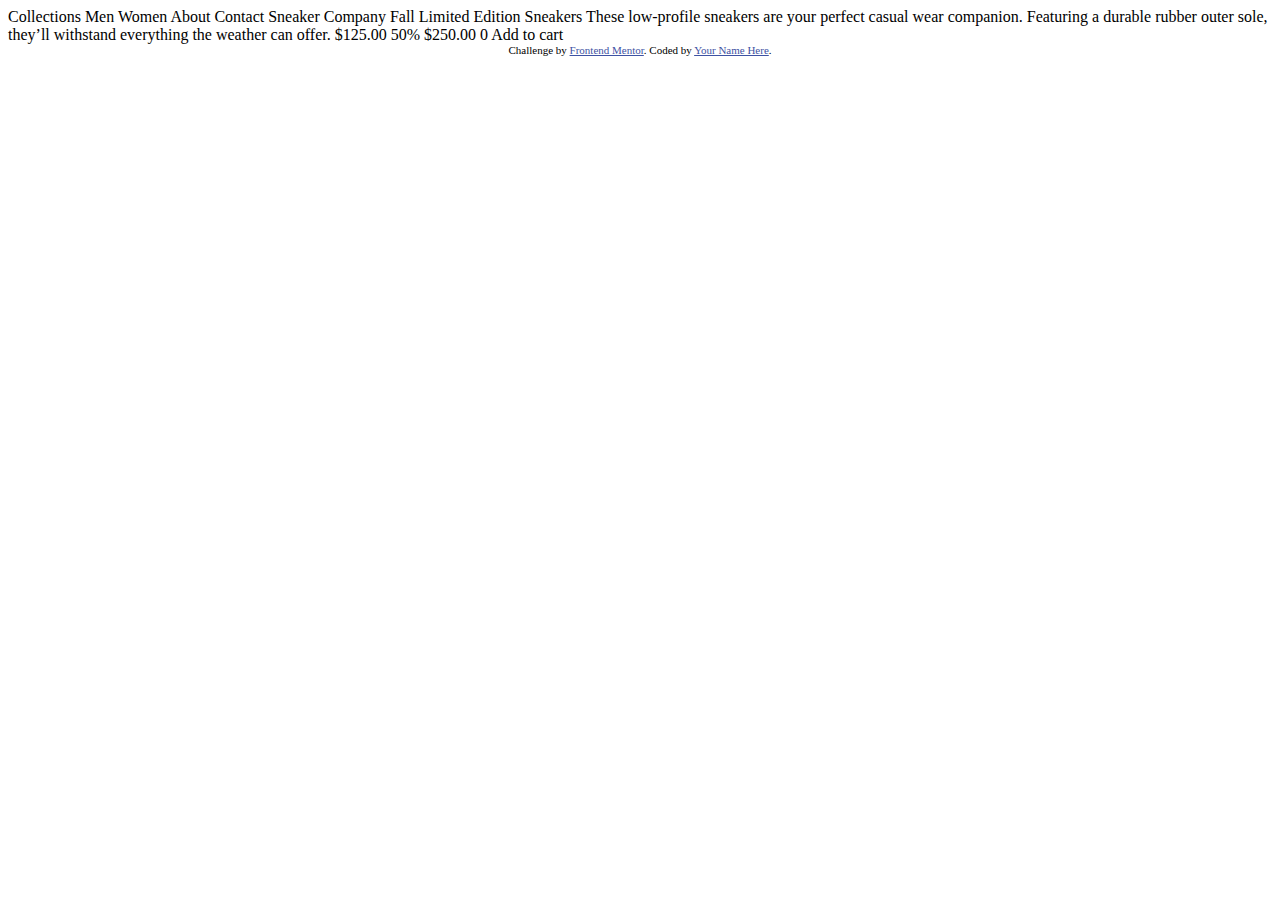
<file: ecommerce-product-page-main/index.html>
<!DOCTYPE html>
<html lang="en">
<head>
  <meta charset="UTF-8">
  <meta name="viewport" content="width=device-width, initial-scale=1.0"> <!-- displays site properly based on user's device -->

  <link rel="icon" type="image/png" sizes="32x32" href="./images/favicon-32x32.png">
  
  <title>Frontend Mentor | E-commerce product page</title>

  <!-- Feel free to remove these styles or customise in your own stylesheet 👍 -->
  <style>
    .attribution { font-size: 11px; text-align: center; }
    .attribution a { color: hsl(228, 45%, 44%); }
  </style>
</head>
<body>

  Collections
  Men
  Women
  About
  Contact

  Sneaker Company

  Fall Limited Edition Sneakers

  These low-profile sneakers are your perfect casual wear companion. Featuring a 
  durable rubber outer sole, they’ll withstand everything the weather can offer.

  $125.00
  50%
  $250.00

  0
  Add to cart
  
  <div class="attribution">
    Challenge by <a href="https://www.frontendmentor.io?ref=challenge" target="_blank">Frontend Mentor</a>. 
    Coded by <a href="#">Your Name Here</a>.
  </div>
</body>
</html>
</file>
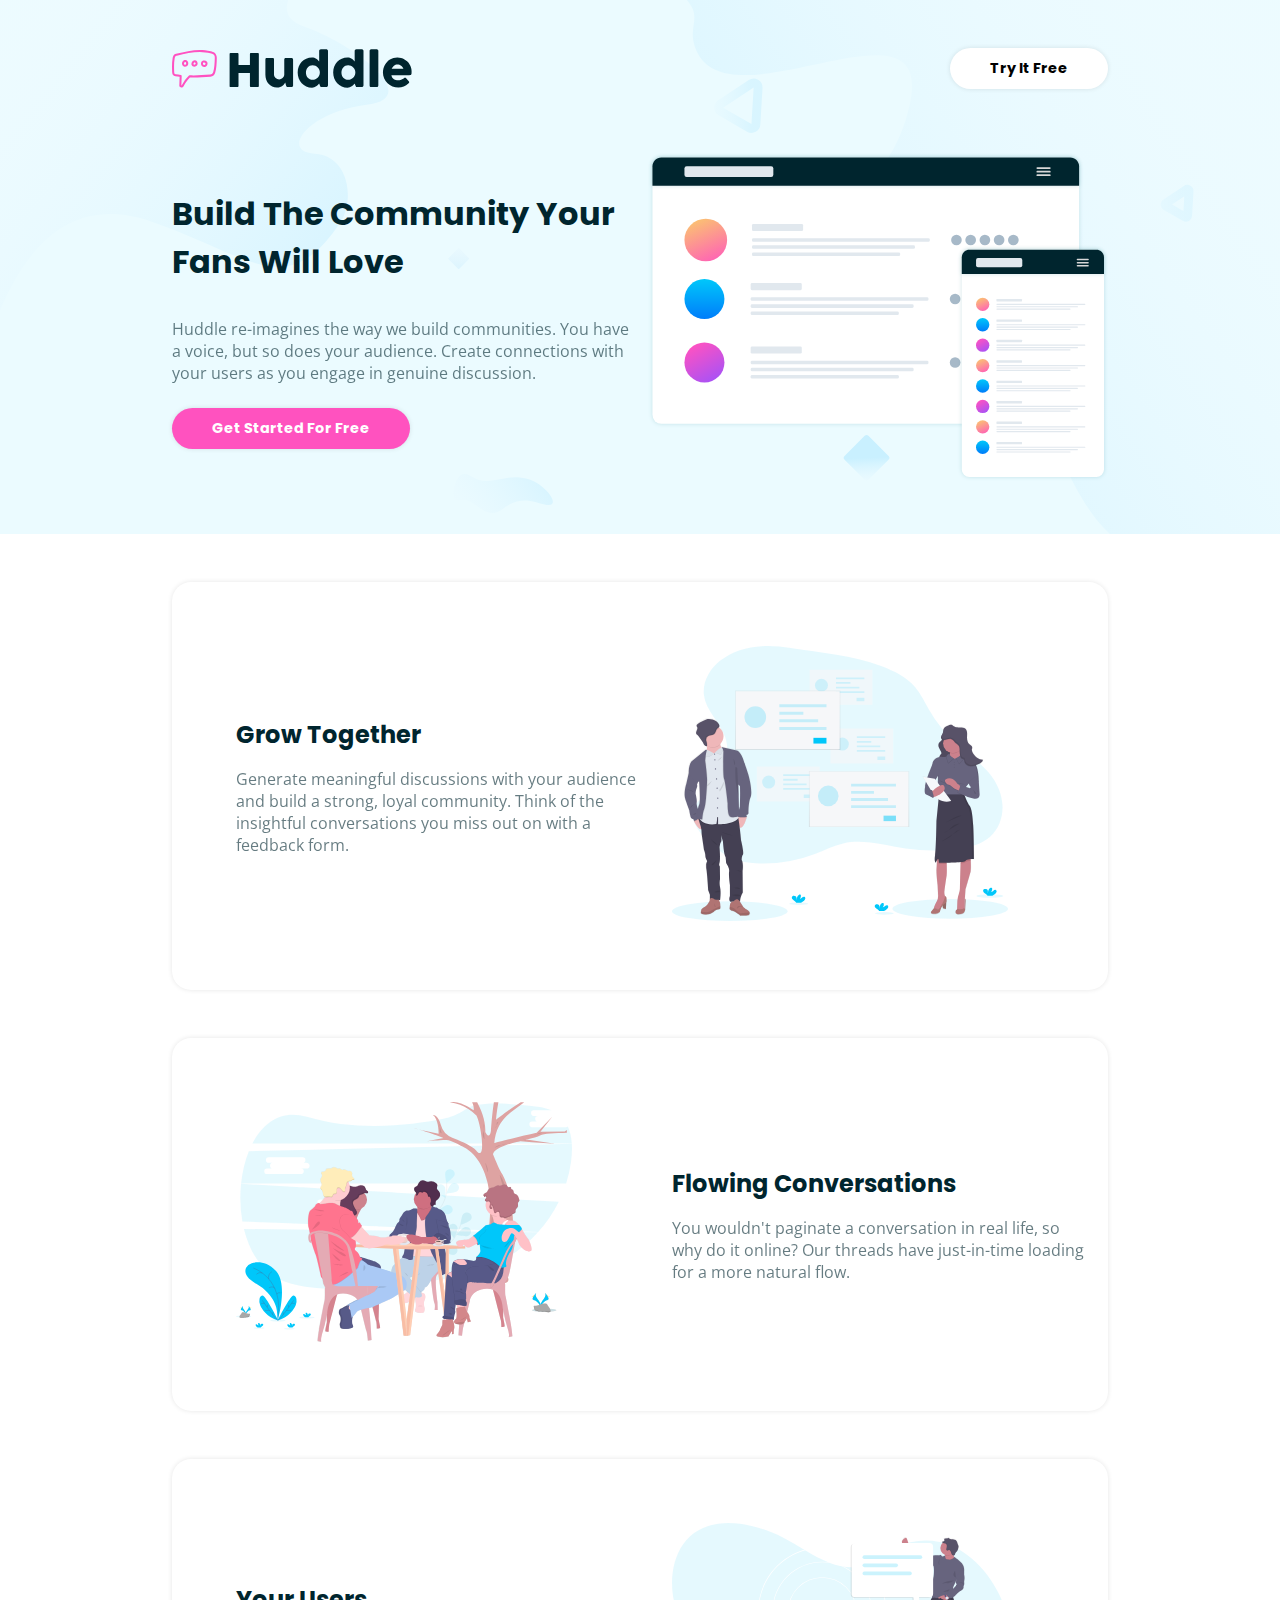
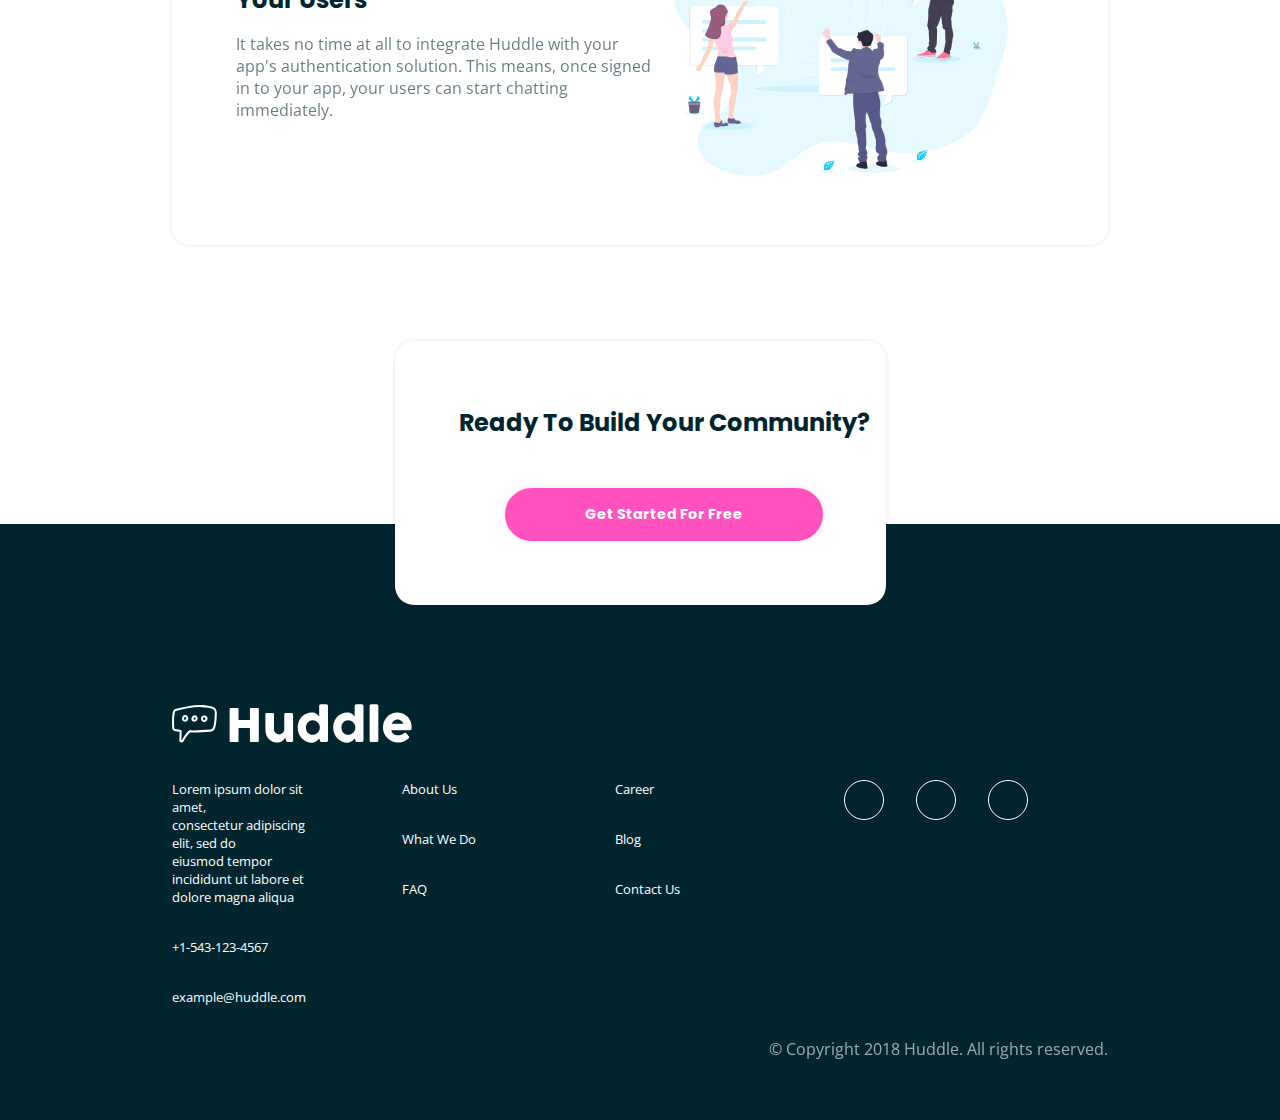
<file: huddle-landing-page-with-alternating-feature-blocks-master/index.html>
<!DOCTYPE html>
<html lang="en">

<head>
  <meta charset="UTF-8">
  <meta name="viewport" content="width=device-width, initial-scale=1.0">
  <!-- displays site properly based on user's device -->

  <link rel="icon" type="image/png" sizes="32x32" href="./images/favicon-32x32.png">
  <link rel="stylesheet" href="https://use.fontawesome.com/releases/v5.8.1/css/all.css"
    integrity="sha384-50oBUHEmvpQ+1lW4y57PTFmhCaXp0ML5d60M1M7uH2+nqUivzIebhndOJK28anvf" crossorigin="anonymous" />
  <link rel="stylesheet" href="index.css">
  <title>Frontend Mentor | Huddle landing page with alternating feature blocks</title>

  <!-- Feel free to remove these styles or customise in your own stylesheet 👍 -->
  <style>
    .attribution {
      font-size: 11px;
      text-align: center;
    }

    .attribution a {
      color: hsl(228, 45%, 44%);
    }
  </style>
</head>

<body>

  <header>
    <div class="container">

      <nav class="flex">
        <img src="images/logo.svg" alt="logo" class="logo">
        <button class="btn btn-secondary">
          Try It Free
        </button>
      </nav>

      <div class="flex">
        <div>
          <h1>
            Build The Community Your Fans Will Love
          </h1>
          <p>
            Huddle re-imagines the way we build communities. You have a voice, but so does your audience.
            Create connections with your users as you engage in genuine discussion.
          </p>
          <button class="btn btn-primary">
            Get Started For Free
          </button>
        </div>
        <div>
          <img src="images/illustration-mockups.svg" alt="mockup">
        </div>

      </div>
    </div>
  </header>

  <main>
    <div class="container">
      <div class="box flex box-reverse-mobile">
        <div>
          <h2>Grow Together</h2>
          <p>
            Generate meaningful discussions with your audience and build a strong, loyal community.
            Think of the insightful conversations you miss out on with a feedback form.</p>
        </div>
        <div>
          <img src="images/illustration-grow-together.svg" alt="grow">
        </div>

      </div>

      <div class="box flex">
        <div>
          <img src="images/illustration-flowing-conversation.svg" alt="flowing">
        </div>

        <div>
          <h2>
            Flowing Conversations
          </h2>
          <p>You wouldn't paginate a conversation in real life, so why do it online? Our threads
            have just-in-time loading for a more natural flow.</p>
        </div>
      </div>

      <div class="box flex box-reverse-mobile">
        <div>
          <h2>Your Users</h2>
          <p>It takes no time at all to integrate Huddle with your app's authentication solution.
            This means, once signed in to your app, your users can start chatting immediately.</p>
        </div>
        <div>
          <img src="images/illustration-your-users.svg" alt="users">
        </div>

      </div>

    </div>

  </main>

  <div class="container center">
    <div class="box box-small ">
      <h2>Ready To Build Your Community?</h2>
      <button class="btn btn-primary btn-large">Get Started For Free</button>
    </div>
  </div>


  <footer>
    <div class="container">
      <img src="images/logo-white.svg" alt="logo">
      <div class="flex align-start">

        <div>
          <ul>
            <li>
              <div>
                <i class="fa-solid fa-location-dot" style="color: #FFFFFF;"></i>
              </div>
              Lorem ipsum dolor sit amet,<br>
              consectetur adipiscing elit, sed do <br>
              eiusmod
              tempor
              incididunt ut labore et dolore magna aliqua
            </li>
            <li>+1-543-123-4567</li>
            <li>example@huddle.com</li>
          </ul>
        </div>

        <div>
          <ul>
            <li>About Us</li>
            <li>What We Do</li>
            <li>FAQ</li>
          </ul>
        </div>

        <div>
          <ul>
            <li>Career</li>
            <li>Blog</li>
            <li>Contact Us</li>
          </ul>
        </div>

        <div>
          <ul class="flex social-icons">
            <li><a class="circle" href="#"><i class="fab fa-facebook"></i></a></li>
            <li><a class="circle" href="#"><i class="fab fa-twitter"></i></a></li>
            <li><a class="circle" href="#"><i class="fab fa-instagram"></i></a></li>
          </ul>
        </div>
      </div>
      <p>&copy; Copyright 2018 Huddle. All rights reserved.</p>
    </div>
  </footer>


  <!--   <footer class="down">
    <p class="attribution">
      Challenge by <a href="https://www.frontendmentor.io?ref=challenge" target="_blank">Frontend Mentor</a>.
      Coded by <a href="#">damdej</a>.
    </p>
  </footer> -->
</body>

</html>
</file>
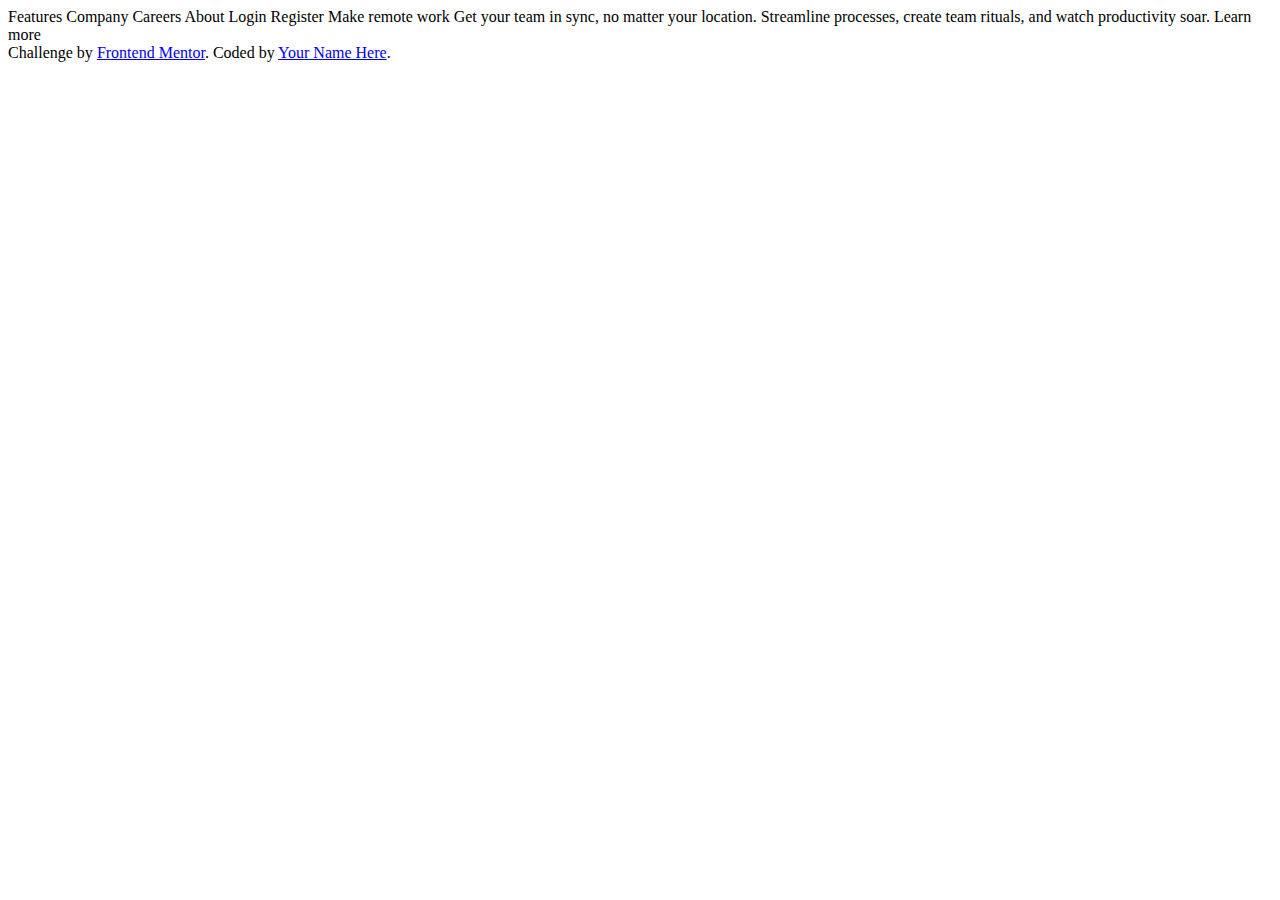
<file: intro-section-with-dropdown-navigation-main/index.html>
<!DOCTYPE html>
<html lang="en">

<head>
  <meta charset="UTF-8">
  <meta name="viewport" content="width=device-width, initial-scale=1.0">
  <!-- displays site properly based on user's device -->

  <link rel="icon" type="image/png" sizes="32x32" href="./images/favicon-32x32.png">

  <title>Frontend Mentor | Intro section with dropdown navigation</title>


</head>

<body>





  Features
  Company
  Careers
  About

  Login
  Register

  Make remote work

  Get your team in sync, no matter your location. Streamline processes,
  create team rituals, and watch productivity soar.

  Learn more

  <div class="attribution">
    Challenge by <a href="https://www.frontendmentor.io?ref=challenge" target="_blank">Frontend Mentor</a>.
    Coded by <a href="#">Your Name Here</a>.
  </div>
</body>

</html>
</file>
<file: huddle-landing-page-with-alternating-feature-blocks-master/index.css>
@import url("https://fonts.googleapis.com/css2?family=Open+Sans:wght@400;700&family=Poppins:wght@600&display=swap");

* {
  box-sizing: border-box;
  margin: 0;
  padding: 0;
}

body {
  font-family: "Open Sans", sans-serif;
  color: hsl(192, 100%, 9%);
}

h1,
h2 {
  font-family: "Poppins", sans-serif;
}
h1 {
  margin-bottom: 2rem;
}
h2 {
  margin-bottom: 1rem;
}
p {
  opacity: 0.6;
}
img {
  max-width: 100%;
}
.container {
  width: 1000px;
  max-width: 100%;
  padding: 0 2rem;
  margin-inline: auto;
}
.center {
  text-align: center;
}
.flex {
  display: flex;
  align-items: center;
  gap: 1rem;
}
.flex > div {
  flex: 1;
}
.align-start {
  align-items: flex-start;
}
header {
  background-image: url(images/bg-hero-desktop.svg);
  background-size: cover;
  background-position: center;
  background-color: hsl(193, 100%, 96%);
  padding: 3rem 0;
}
nav {
  justify-content: space-between;
  align-items: center;
  padding-bottom: 4rem;
}

.btn {
  font-weight: 700;
  font-size: 0.9rem;
  background-color: #fff;
  border: none;
  padding: 10px 40px;
  border-radius: 50px;
  font-family: "Poppins", sans-serif;
  box-shadow: 0 0 5px rgba(0, 0, 0, 0.1);
}
.btn-primary {
  background-color: hsl(322, 100%, 66%);
  color: white;
  margin-top: 1.5rem;
}
.btn-large {
  margin-top: 2rem;
  padding: 1rem 5rem;
}
.box {
  border-radius: 1.2rem;
  box-shadow: 0 0 5px rgba(0, 0, 0, 0.1);
  margin: 3rem 0;
  padding: 4rem;
  padding-right: 1rem;
  background-color: #fff;
}
.box img {
  width: 80%;
}
.box-small {
  display: inline-block;
  margin-bottom: -50%;
  z-index: 1;
}
footer {
  background-color: hsl(192, 100%, 9%);
  color: #fff;
  padding: 180px 0 60px;
}
footer ul {
  list-style: none;
  margin-top: 2rem;

  margin-right: 5rem;
}
footer li {
  margin-bottom: 2rem;
  font-size: 0.8rem;
}
footer p {
  text-align: right;
}

.circle {
  width: 40px;
  height: 40px;
  border: 1px solid white;
  border-radius: 50%;
  display: inline-flex;
  color: #fff;
  justify-content: center;
  align-items: center;
  margin-left: 1rem;
  text-decoration: none;
}

@media (max-width: 768px) {
  body {
    text-align: center;
    font-size: 1.1rem;
  }
  h1 {
    font-size: 1.8rem;
  }
  h2 {
    font-size: 1.5rem;
    margin-bottom: rem;
  }
  p {
    opacity: 0.6;
    line-height: 1.7;
  }

  .flex {
    flex-direction: column;
  }
  .box {
    padding: 4rem 2rem 2rem;
    gap: 4.5rem;
  }

  nav.flex {
    flex-direction: row;
  }
  nav {
    margin-bottom: 2rem;
  }
  .btn {
    font-size: 0.8rem;
    padding: 0.3rem 1.2rem;
  }
  .btn-primary {
    font-size: 1rem;

    padding: 0.8rem 4rem;
    margin-top: 3rem;
    margin-bottom: 3rem;
  }
  .logo {
    width: 40%;
  }
  .box-reverse-mobile {
    flex-direction: column-reverse;
  }
  .box-small {
    padding: 2.5rem 1rem;
  }
  .box-small > h2 {
    font-size: 1.1rem;
    margin-bottom: 1rem;
  }
  .btn-large {
    margin-bottom: 0.5rem;
    margin-top: 0.5rem;
    padding: 0.8rem 2.5rem;
    font-size: 0.8rem;
  }
  footer {
    text-align: start;
  }

  footer ul {
    /*     margin-top: 2rem; */
    /*   outline: 1px solid lime; */
  }
  footer li {
    margin-bottom: 0.8rem;
    font-size: 1.2rem;
  }

  .social-icons {
    flex-direction: row;
    margin-left: 6rem;
  }
  .circle {
    margin: 0;
  }
  footer p {
    font-size: 0.8rem;
    text-align: center;
    margin-top: 1rem;
  }
}
</file>
